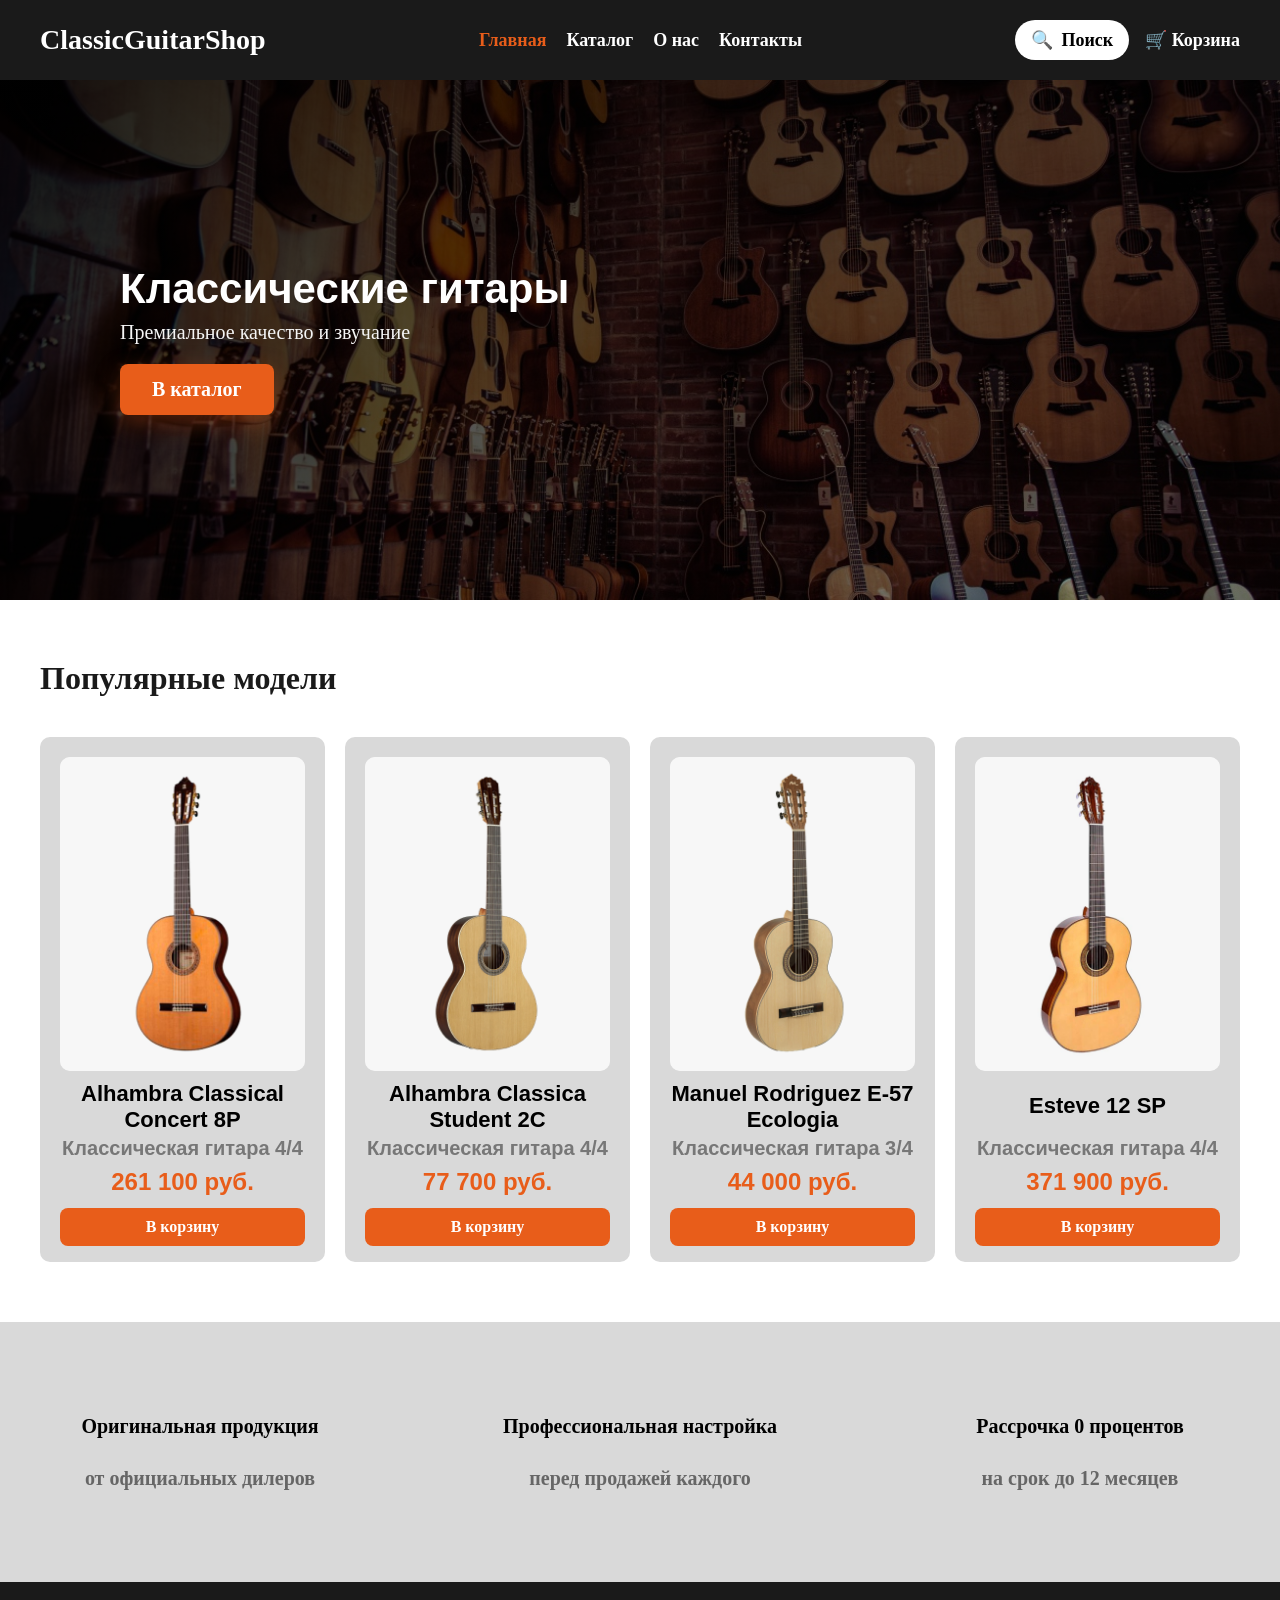
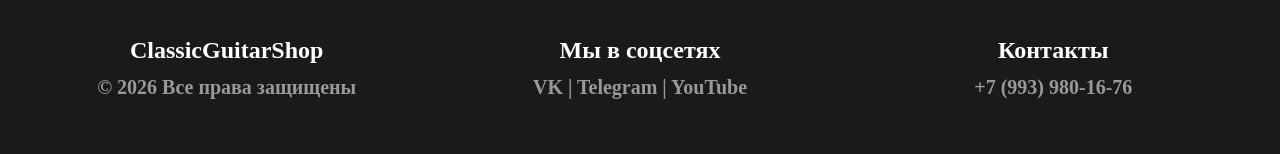
<file: index.html>
<!DOCTYPE html>
<html>
<head>
    <meta charset="UTF-8">
    <meta name="viewport" content="width=device-width, initial-scale=1.0">
    <title>ClassicGuitarShop — Классические гитары</title>
    
    <link rel="stylesheet" href="css/styles.css">
</head>
<body>
    <header class="header">
        <div class="container header_vnutri">
            <a href="index.html" class="header_logo">ClassicGuitarShop</a>
            <nav class="header_nav" id="mainNav">
                <a href="index.html" class="header_link header_link-active">Главная</a>
                <a href="catalog.html" class="header_link">Каталог</a>
                <a href="about.html" class="header_link">О нас</a>
                <a href="contacts.html" class="header_link">Контакты</a>
                <button class="header_link header_search" aria-label="Поиск">🔍 <span>Поиск</span></button>
                <a href="cart.html" class="header_link header_cart">🛒 <span>Корзина</span></a>
            </nav>
            <div class="header_actions">
                <button class="header_search" aria-label="Поиск">🔍 <span>Поиск</span></button>
                <a href="cart.html" class="header_cart">🛒 <span>Корзина</span></a>
                <button class="header_burger" id="burgerBtn" aria-label="Меню" aria-expanded="false">
                    <span></span><span></span><span></span>
                </button>
            </div>
        </div>
    </header>

    <main class="main">
        
        <section class="hero" id="hero">
            <div class="hero_bg"></div>
            <div class="hero_overlay"></div>
            <div class="hero_content">
                <h1 class="hero_title">Классические гитары</h1>
                <p class="hero_subtitle">Премиальное качество и звучание</p>
                <a href="catalog.html" class="btn btn-accent hero_btn">В каталог</a>
            </div>
        </section>

        
        <section class="popular">
            <div class="container">
                <h2 class="section-title">Популярные модели</h2>
                <div class="products-grid" id="popularProducts">
                </div>
            </div>
        </section>

        
        <section class="benefits">
            <div class="benefits_bg"></div>
            <div class="container benefits_grid">
                <article class="benefit">
                    <h3 class="benefit_title">Оригинальная продукция</h3>
                    <p class="benefit_text">от официальных дилеров</p>
                </article>
                <article class="benefit">
                    <h3 class="benefit_title">Профессиональная настройка</h3>
                    <p class="benefit_text">перед продажей каждого</p>
                </article>
                <article class="benefit">
                    <h3 class="benefit_title">Рассрочка 0 процентов</h3>
                    <p class="benefit_text">на срок до 12 месяцев</p>
                </article>
            </div>
        </section>
    </main>

    <footer class="footer">
        <div class="container footer_grid">
            <div class="footer_col">
                <p class="footer_logo">ClassicGuitarShop</p>
                <p class="footer_copyright">© 2026 Все права защищены</p>
            </div>
            <div class="footer_col">
                <h4 class="footer_title">Мы в соцсетях</h4>
                <p class="footer_social"><a href="https://vk.com/azeroody" target="_blank">VK</a> | <a href="https://t.me/azeroody" target="_blank">Telegram</a> | <a href="https://youtube.com/@azeroody" target="_blank">YouTube</a></p>
            </div>
            <div class="footer_col">
                <a href="contacts.html" class="header_link"><h4 class="footer_title">Контакты</h4></a>
                <p class="footer_phone">+7 (993) 980-16-76</p>
            </div>
        </div>
    </footer>

    <script src="js/main.js"></script>
</body>
</html>
</file>
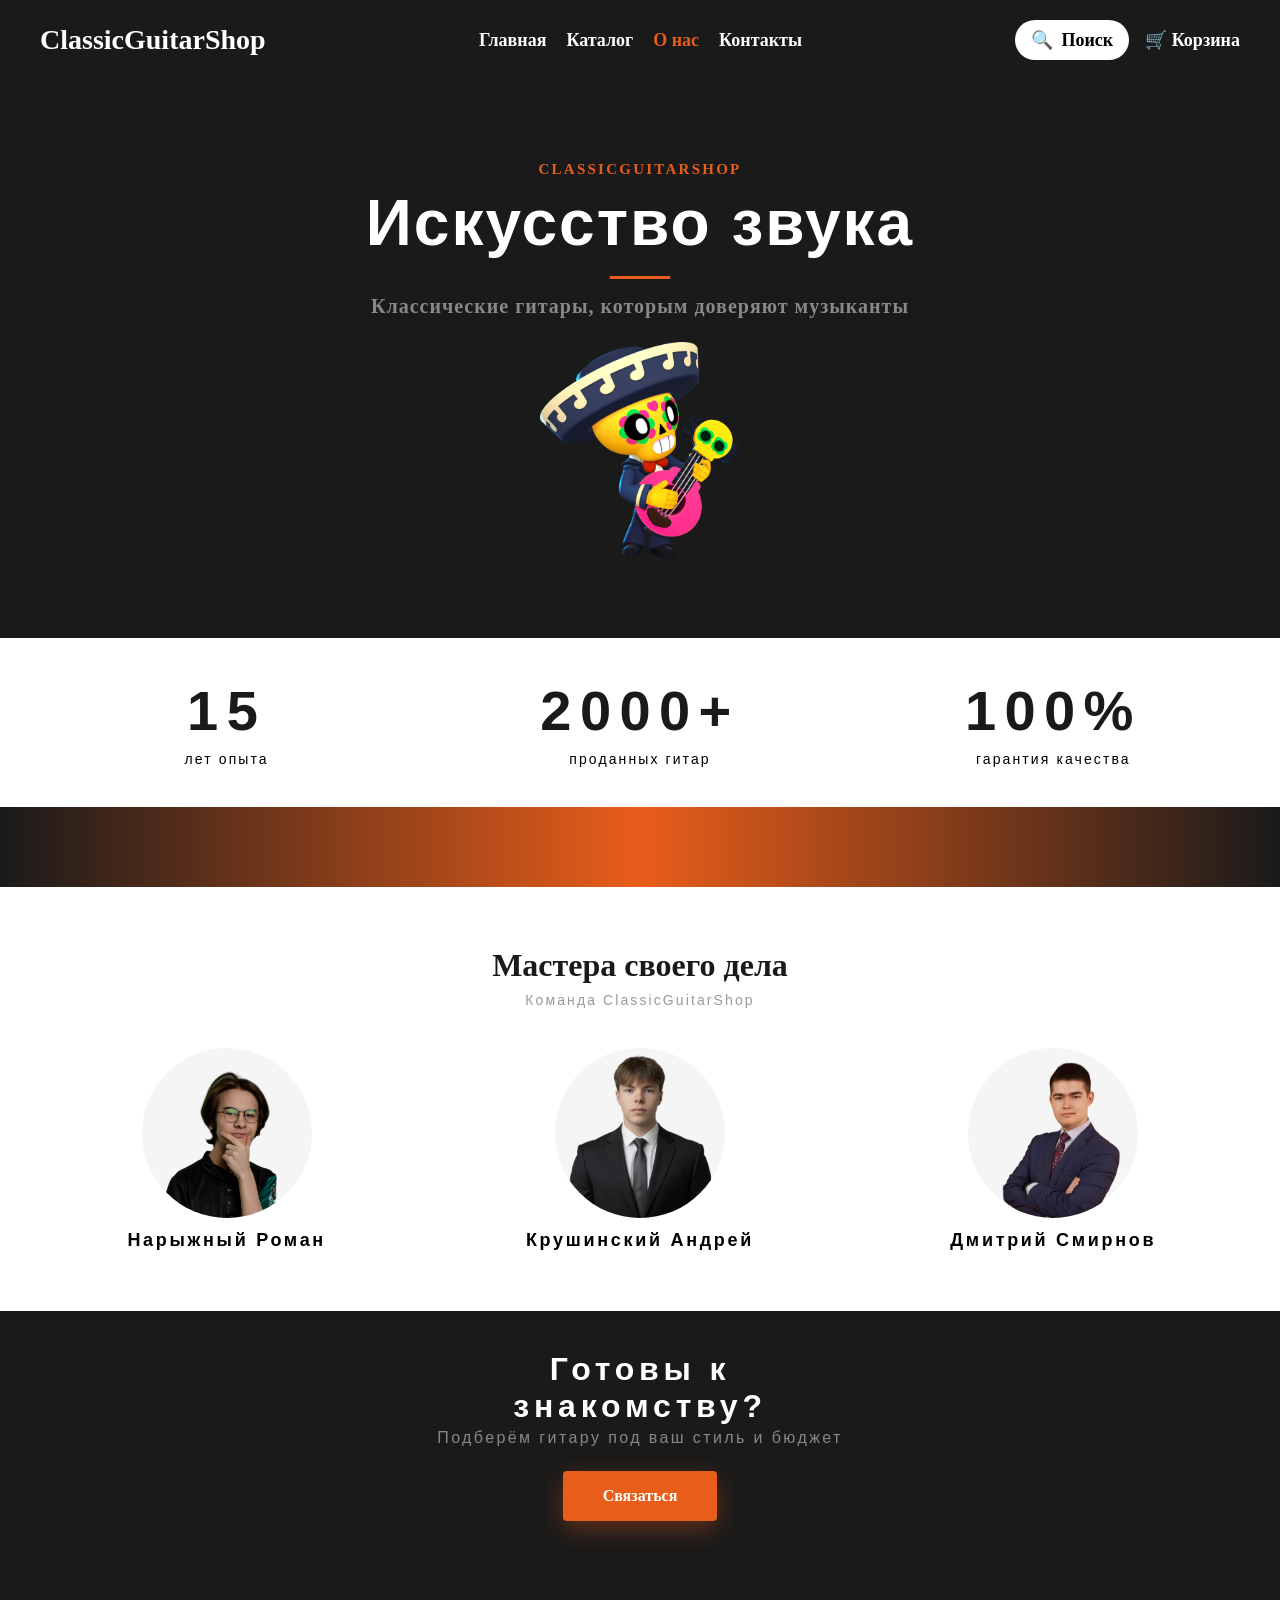
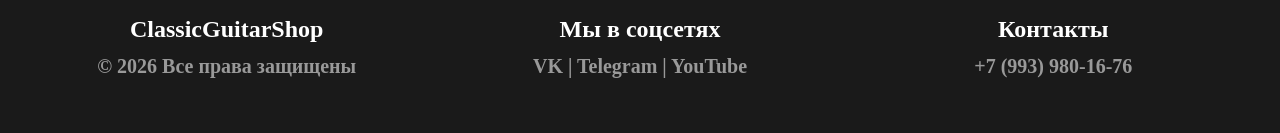
<file: about.html>
<!DOCTYPE html>
<html>
<head>
    <meta charset="UTF-8">
    <meta name="viewport" content="width=device-width, initial-scale=1.0">
    <title>О нас — ClassicGuitarShop</title>
    
    <link rel="stylesheet" href="css/styles.css">
</head>
<body>
    <header class="header">
        <div class="container header_vnutri">
            <a href="index.html" class="header_logo">ClassicGuitarShop</a>
            <nav class="header_nav" id="mainNav">
                <a href="index.html" class="header_link">Главная</a>
                <a href="catalog.html" class="header_link">Каталог</a>
                <a href="about.html" class="header_link header_link-active">О нас</a>
                <a href="contacts.html" class="header_link">Контакты</a>
                <button class="header_link header_search" aria-label="Поиск">🔍 <span>Поиск</span></button>
                <a href="cart.html" class="header_link header_cart">🛒 <span>Корзина</span></a>
            </nav>
            <div class="header_actions">
                <button class="header_search" aria-label="Поиск">🔍 <span>Поиск</span></button>
                <a href="cart.html" class="header_cart">🛒 <span>Корзина</span></a>
                <button class="header_burger" id="burgerBtn" aria-label="Меню" aria-expanded="false">
                    <span></span><span></span><span></span>
                </button>
            </div>
        </div>
    </header>

    <main class="main">
        
        <section class="about-hero">
            <div class="about-hero_bg"></div>
            <div class="container about-hero_content">
                <span class="about-hero_label">ClassicGuitarShop</span>
                <h1 class="about-hero_title">Искусство звука</h1>
                <div class="about-hero_line"></div>
                <p class="about-hero_subtitle">Классические гитары, которым доверяют музыканты</p>
                <img class="about-hero_poco" src="images/poco.png" alt="Poco">
            </div>
        </section>

        
        <section class="stats">
            <div class="container stats_grid">
                <div class="stat">
                    <div class="stat_number">15</div>
                    <div class="stat_text">лет опыта</div>
                </div>
                <div class="stat">
                    <div class="stat_number">2000+</div>
                    <div class="stat_text">проданных гитар</div>
                </div>
                <div class="stat">
                    <div class="stat_number">100%</div>
                    <div class="stat_text">гарантия качества</div>
                </div>
            </div>
        </section>

        
        <div class="gradient-bar"></div>

        
        <section class="team">
            <div class="container">
                <h2 class="section-title team_title">Мастера своего дела</h2>
                <p class="team_subtitle">Команда ClassicGuitarShop</p>
                <div class="team_grid">
                    <article class="team-card">
                        <div class="team-card_photo"><img src="images/roma.png" alt="Рома" style="width:80%;display:block;margin:5px auto 0"></div>
                        <h3 class="team-card_name">Нарыжный Роман</h3>
                    </article>
                    <article class="team-card">
                        <div class="team-card_photo" style="background-image: url('images/andrey.png');background-position:center 65%"></div>
                        <h3 class="team-card_name">Крушинский Андрей</h3>
                    </article>
                    <article class="team-card">
                        <div class="team-card_photo" style="background-image: url('images/dima.png')"></div>
                        <h3 class="team-card_name">Дмитрий Смирнов</h3>
                    </article>
                </div>
            </div>
        </section>

        
        <section class="cta">
            <div class="container cta_vnutri">
                <h2 class="cta_title">Готовы к знакомству?</h2>
                <p class="cta_text">Подберём гитару под ваш стиль и бюджет</p>
                <a href="contacts.html" class="btn btn-accent cta_btn">Связаться</a>
            </div>
        </section>
    </main>

    <footer class="footer">
        <div class="container footer_grid">
            <div class="footer_col">
                <p class="footer_logo">ClassicGuitarShop</p>
                <p class="footer_copyright">© 2026 Все права защищены</p>
            </div>
            <div class="footer_col">
                <h4 class="footer_title">Мы в соцсетях</h4>
                <p class="footer_social"><a href="https://vk.com/azeroody" target="_blank">VK</a> | <a href="https://t.me/azeroody" target="_blank">Telegram</a> | <a href="https://youtube.com/@azeroody" target="_blank">YouTube</a></p>
            </div>
            <div class="footer_col">
                <a href="contacts.html" class="header_link"><h4 class="footer_title">Контакты</h4></a>
                <p class="footer_phone">+7 (993) 980-16-76</p>
            </div>
        </div>
    </footer>

    <script src="js/main.js"></script>
</body>
</html>
</file>
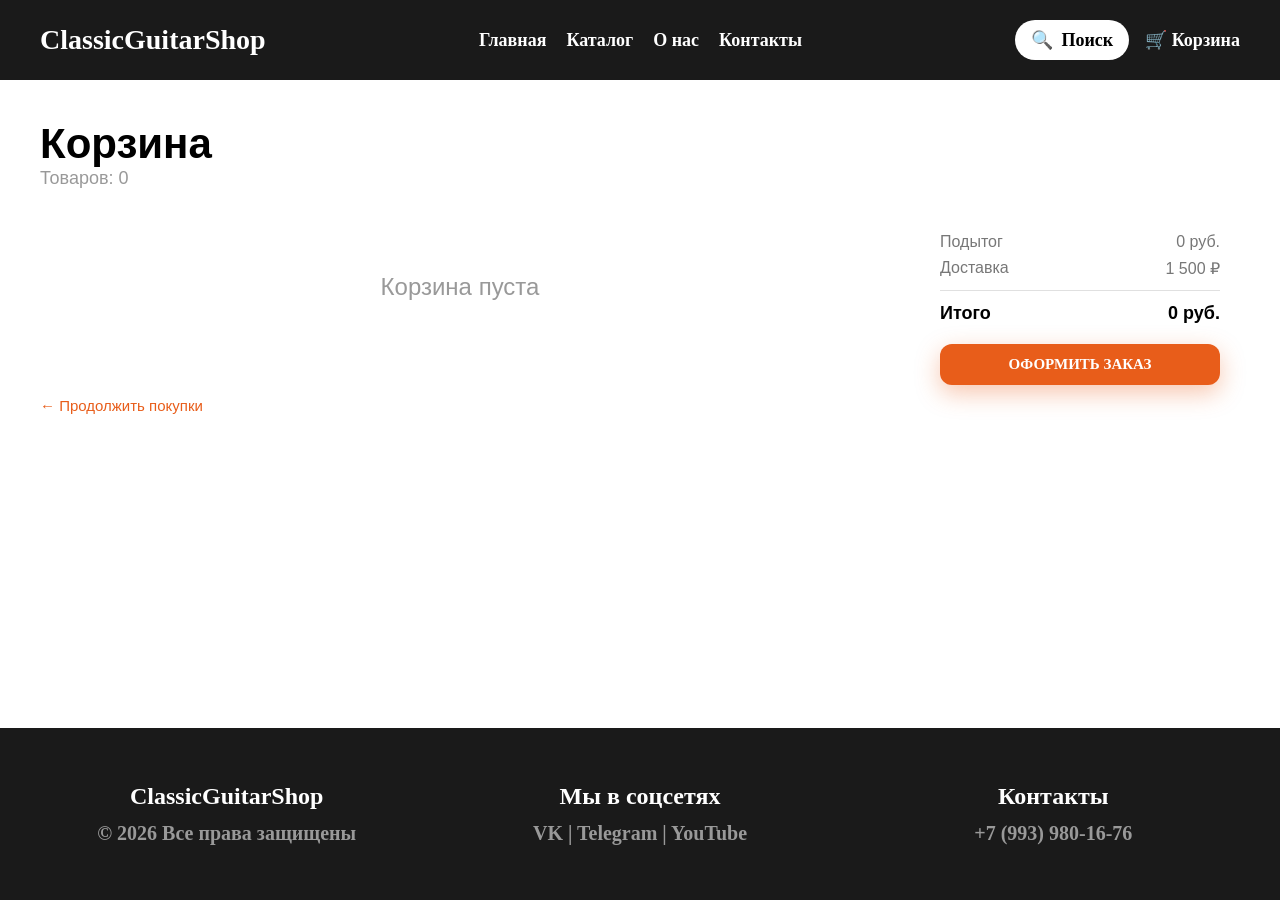
<file: cart.html>
<!DOCTYPE html>
<html>
<head>
    <meta charset="UTF-8">
    <meta name="viewport" content="width=device-width, initial-scale=1.0">
    <title>Корзина — ClassicGuitarShop</title>
    
    <link rel="stylesheet" href="css/styles.css">
</head>
<body>
    <header class="header">
        <div class="container header_vnutri">
            <a href="index.html" class="header_logo">ClassicGuitarShop</a>
            <nav class="header_nav" id="mainNav">
                <a href="index.html" class="header_link">Главная</a>
                <a href="catalog.html" class="header_link">Каталог</a>
                <a href="about.html" class="header_link">О нас</a>
                <a href="contacts.html" class="header_link">Контакты</a>
                <button class="header_link header_search" aria-label="Поиск">🔍 <span>Поиск</span></button>
                <a href="cart.html" class="header_link header_cart">🛒 <span>Корзина</span></a>
            </nav>
            <div class="header_actions">
                <button class="header_search" aria-label="Поиск">🔍 <span>Поиск</span></button>
                <a href="cart.html" class="header_cart header_link-active">🛒 <span>Корзина</span></a>
                <button class="header_burger" id="burgerBtn" aria-label="Меню" aria-expanded="false">
                    <span></span><span></span><span></span>
                </button>
            </div>
        </div>
    </header>

    <main class="main">
        <section class="cart-page">
            <div class="container">
                <h1 class="cart-page_title">Корзина</h1>
                <p class="cart-page_count">Товаров: <span id="cartCount">0</span></p>

                <div class="cart-page_layout">
                    <div class="cart-page_items">
                        <div class="cart-table">
                            <div class="cart-table_header" id="cartHeader">
                                <span></span>
                                <span class="cart-table_col cart-table_col-product">ТОВАР</span>
                                <span class="cart-table_col cart-table_col-price">ЦЕНА</span>
                                <span class="cart-table_col cart-table_col-qty">КОЛ-ВО</span>
                                <span class="cart-table_col cart-table_col-total">СУММА</span>
                            </div>
                            <div class="cart-table_body" id="cartItems"></div>
                        </div>

                        <a href="catalog.html" class="cart-page_continue">← Продолжить покупки</a>
                    </div>

                    <aside class="cart-summary">
                        <div class="cart-summary_row">
                            <span>Подытог</span>
                            <span id="subtotal">0 ₽</span>
                        </div>
                        <div class="cart-summary_row">
                            <span>Доставка</span>
                            <span>1 500 ₽</span>
                        </div>
                        <div class="cart-summary_divider"></div>
                        <div class="cart-summary_row cart-summary_row-total">
                            <span>Итого</span>
                            <span id="total">0 ₽</span>
                        </div>
                        <button class="btn btn-accent btn-wide">ОФОРМИТЬ ЗАКАЗ</button>
                    </aside>
                </div>
            </div>
        </section>
    </main>

    
    <div class="order-modal" id="orderModal">
        <div class="order-modal_overlay" id="orderModalOverlay"></div>
        <div class="order-modal_box">
            <button class="order-modal_close" id="orderModalClose" aria-label="Закрыть">✕</button>
            <h2 class="order-modal_title">Оформление заказа</h2>
            <form class="order-form" id="orderForm" novalidate>
                <div class="order-form_group">
                    <label for="orderName" class="order-form_label">Имя</label>
                    <input type="text" id="orderName" class="order-form_input" placeholder="Ваше имя" required>
                </div>
                <div class="order-form_group">
                    <label for="orderPhone" class="order-form_label">Телефон</label>
                    <input type="tel" id="orderPhone" class="order-form_input" placeholder="+7 (999) 123-45-67" required>
                </div>
                <div class="order-form_group">
                    <label for="orderEmail" class="order-form_label">Email</label>
                    <input type="email" id="orderEmail" class="order-form_input" placeholder="example@mail.ru">
                </div>
                <div class="order-form_group">
                    <label for="orderAddress" class="order-form_label">Адрес доставки</label>
                    <textarea id="orderAddress" class="order-form_input order-form_textarea" placeholder="Город, улица, дом, квартира" required></textarea>
                </div>
                <button type="submit" class="btn btn-accent btn-wide order-form_btn">Подтвердить заказ</button>
            </form>
            <div class="order-modal_success">
                <div class="order-modal_success-icon">✓</div>
                <div class="order-modal_success-title">Спасибо за заказ!</div>
                <p class="order-modal_success-text">Мы свяжемся с вами в ближайшее время для подтверждения.</p>
                <button class="btn btn-accent order-modal_success-btn" id="orderSuccessBtn">Отлично</button>
            </div>
        </div>
    </div>

    <footer class="footer">
        <div class="container footer_grid">
            <div class="footer_col">
                <p class="footer_logo">ClassicGuitarShop</p>
                <p class="footer_copyright">© 2026 Все права защищены</p>
            </div>
            <div class="footer_col">
                <h4 class="footer_title">Мы в соцсетях</h4>
                <p class="footer_social"><a href="https://vk.com/azeroody" target="_blank">VK</a> | <a href="https://t.me/azeroody" target="_blank">Telegram</a> | <a href="https://youtube.com/@azeroody" target="_blank">YouTube</a></p>
            </div>
            <div class="footer_col">
                <a href="contacts.html" class="header_link"><h4 class="footer_title">Контакты</h4></a>
                <p class="footer_phone">+7 (993) 980-16-76</p>
            </div>
        </div>
    </footer>

    <script src="js/main.js"></script>
</body>
</html>
</file>
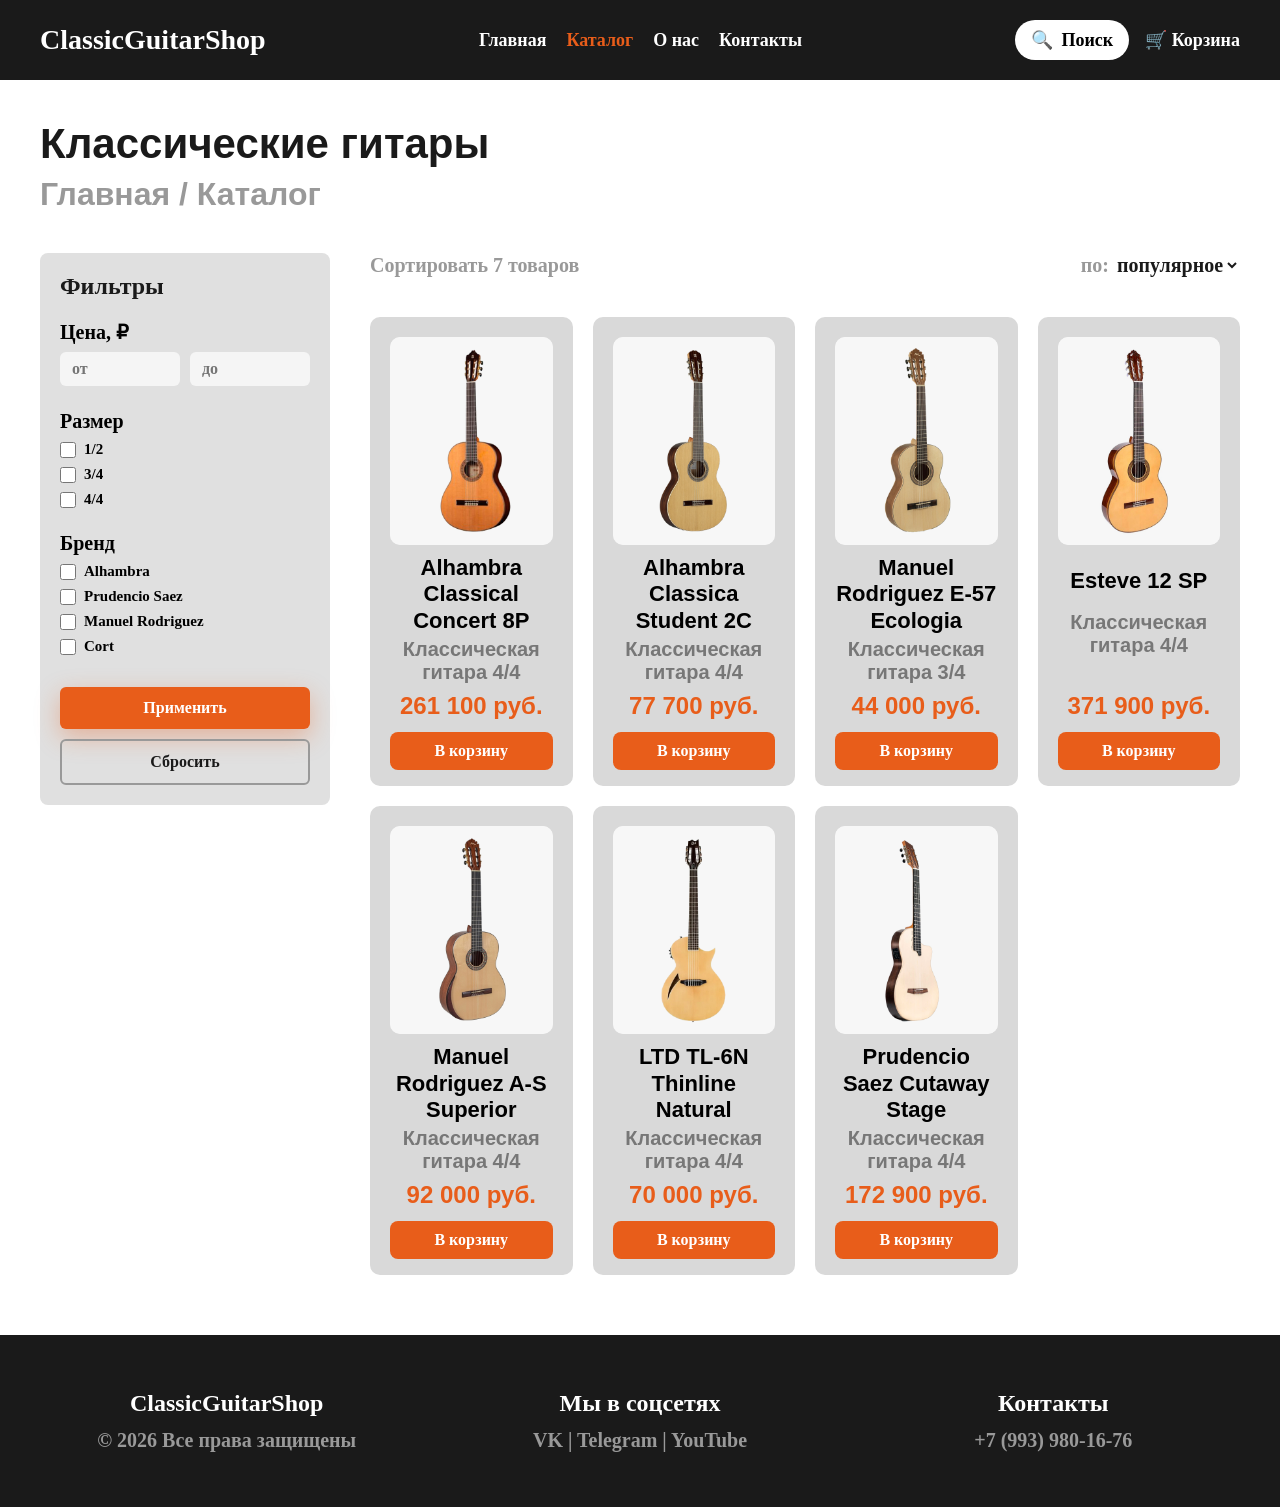
<file: catalog.html>
<!DOCTYPE html>
<html>
<head>
    <meta charset="UTF-8">
    <meta name="viewport" content="width=device-width, initial-scale=1.0">
    <title>Каталог — ClassicGuitarShop</title>
    
    <link rel="stylesheet" href="css/styles.css">
</head>
<body>
    <header class="header">
        <div class="container header_vnutri">
            <a href="index.html" class="header_logo">ClassicGuitarShop</a>
            <nav class="header_nav" id="mainNav">
                <a href="index.html" class="header_link">Главная</a>
                <a href="catalog.html" class="header_link header_link-active">Каталог</a>
                <a href="about.html" class="header_link">О нас</a>
                <a href="contacts.html" class="header_link">Контакты</a>
                <button class="header_link header_search" aria-label="Поиск">🔍 <span>Поиск</span></button>
                <a href="cart.html" class="header_link header_cart">🛒 <span>Корзина</span></a>
            </nav>
            <div class="header_actions">
                <button class="header_search" aria-label="Поиск">🔍 <span>Поиск</span></button>
                <a href="cart.html" class="header_cart">🛒 <span>Корзина</span></a>
                <button class="header_burger" id="burgerBtn" aria-label="Меню" aria-expanded="false">
                    <span></span><span></span><span></span>
                </button>
            </div>
        </div>
    </header>

    <main class="main">
        
        <section class="catalog-hero">
            <div class="container">
                <h1 class="catalog-hero_title">Классические гитары</h1>
                <nav class="breadcrumb" aria-label="Хлебные крошки">
                    <a href="index.html">Главная</a> / <span>Каталог</span>
                </nav>
            </div>
        </section>

        
        <section class="catalog">
            <div class="container">
                <div class="catalog_grid">
                    <button class="filters_toggle" id="filtersToggle">Фильтры</button>
                    
                    <aside class="filters" id="filtersSidebar">
                        <div class="filters_vnutri">
                            <div class="filters_header">
                                <h3 class="filters_title">Фильтры</h3>
                                <button class="filters_close" id="filtersClose" aria-label="Закрыть фильтры">✕</button>
                            </div>
                            
                            <div class="filter-group">
                                <label class="filter_label">Цена, ₽</label>
                                <div class="filter_price-inputs">
                                    <input type="number" class="filter_input" placeholder="от" min="0">
                                    <input type="number" class="filter_input" placeholder="до" min="0">
                                </div>
                            </div>

                            <div class="filter-group">
                                <label class="filter_label">Размер</label>
                                <div class="filter_options">
                                    <label class="filter_checkbox">
                                        <input type="checkbox" name="size" value="1/2"> <span>1/2</span>
                                    </label>
                                    <label class="filter_checkbox">
                                        <input type="checkbox" name="size" value="3/4"> <span>3/4</span>
                                    </label>
                                    <label class="filter_checkbox">
                                        <input type="checkbox" name="size" value="4/4"> <span>4/4</span>
                                    </label>
                                </div>
                            </div>

                            <div class="filter-group">
                                <label class="filter_label">Бренд</label>
                                <div class="filter_options">
                                    <label class="filter_checkbox">
                                        <input type="checkbox" name="brand" value="Alhambra"> <span>Alhambra</span>
                                    </label>
                                    <label class="filter_checkbox">
                                        <input type="checkbox" name="brand" value="Prudencio Saez"> <span>Prudencio Saez</span>
                                    </label>
                                    <label class="filter_checkbox">
                                        <input type="checkbox" name="brand" value="Manuel Rodriguez"> <span>Manuel Rodriguez</span>
                                    </label>
                                    <label class="filter_checkbox">
                                        <input type="checkbox" name="brand" value="Cort"> <span>Cort</span>
                                    </label>
                                </div>
                            </div>

                            <div class="filters_actions">
                                <button class="btn btn-accent btn-full">Применить</button>
                                <button class="btn btn-ghost btn-full">Сбросить</button>
                            </div>
                        </div>
                    </aside>

                    
                    <div class="catalog_products">
                        <div class="catalog_toolbar">
                            <p class="catalog_count">Сортировать 20 товаров</p>
                            <div class="catalog_sort">
                                <span>по:</span>
                                <select class="catalog_select">
                                    <option value="popular" selected>популярное</option>
                                    <option value="price-asc">цене ↑</option>
                                    <option value="price-desc">цене ↓</option>
                                    <option value="new">новизне</option>
                                </select>
                            </div>
                        </div>

                        <div class="products-grid" id="catalogProducts">
                        </div>


                    </div>
                </div>
            </div>
        </section>
    </main>

    <footer class="footer">
        <div class="container footer_grid">
            <div class="footer_col">
                <p class="footer_logo">ClassicGuitarShop</p>
                <p class="footer_copyright">© 2026 Все права защищены</p>
            </div>
            <div class="footer_col">
                <h4 class="footer_title">Мы в соцсетях</h4>
                <p class="footer_social"><a href="https://vk.com/azeroody" target="_blank">VK</a> | <a href="https://t.me/azeroody" target="_blank">Telegram</a> | <a href="https://youtube.com/@azeroody" target="_blank">YouTube</a></p>
            </div>
            <div class="footer_col">
                <a href="contacts.html" class="header_link"><h4 class="footer_title">Контакты</h4></a>
                <p class="footer_phone">+7 (993) 980-16-76</p>
            </div>
        </div>
    </footer>

    <script src="js/main.js"></script>
</body>
</html>
</file>
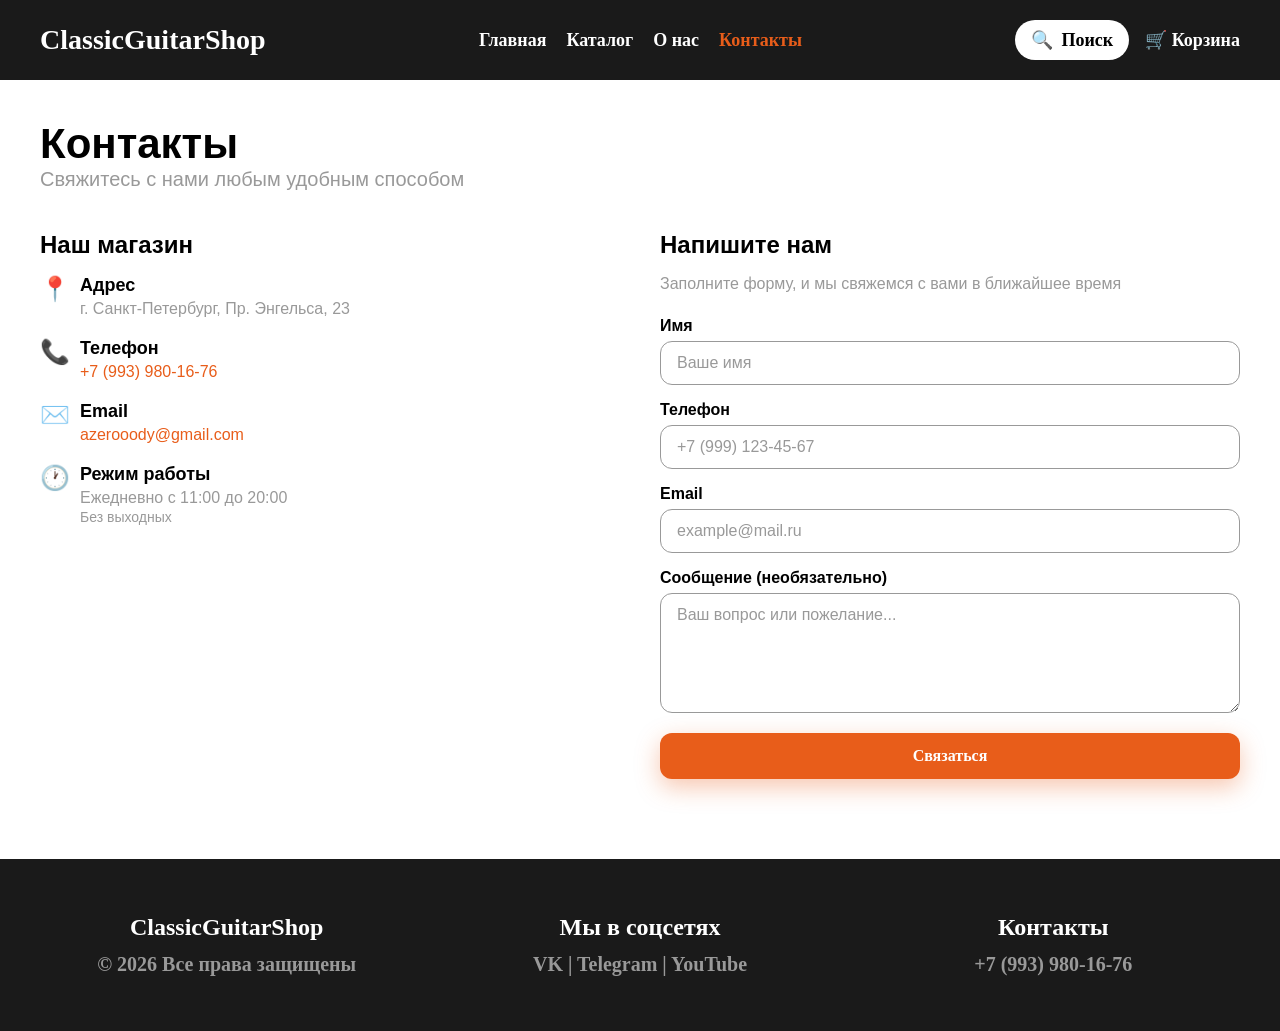
<file: contacts.html>
<!DOCTYPE html>
<html>
<head>
    <meta charset="UTF-8">
    <meta name="viewport" content="width=device-width, initial-scale=1.0">
    <title>Контакты — ClassicGuitarShop</title>
    
    <link rel="stylesheet" href="css/styles.css">
</head>
<body>
    <header class="header">
        <div class="container header_vnutri">
            <a href="index.html" class="header_logo">ClassicGuitarShop</a>
            <nav class="header_nav" id="mainNav">
                <a href="index.html" class="header_link">Главная</a>
                <a href="catalog.html" class="header_link">Каталог</a>
                <a href="about.html" class="header_link">О нас</a>
                <a href="contacts.html" class="header_link header_link-active">Контакты</a>
                <button class="header_link header_search" aria-label="Поиск">🔍 <span>Поиск</span></button>
                <a href="cart.html" class="header_link header_cart">🛒 <span>Корзина</span></a>
            </nav>
            <div class="header_actions">
                <button class="header_search" aria-label="Поиск">🔍 <span>Поиск</span></button>
                <a href="cart.html" class="header_cart">🛒 <span>Корзина</span></a>
                <button class="header_burger" id="burgerBtn" aria-label="Меню" aria-expanded="false">
                    <span></span><span></span><span></span>
                </button>
            </div>
        </div>
    </header>

    <main class="main">
        <section class="contacts-page">
            <div class="container">
                <h1 class="contacts-page_title">Контакты</h1>
                <p class="contacts-page_subtitle">Свяжитесь с нами любым удобным способом</p>

                <div class="contacts-page_grid">
                    <div class="contacts-page_info">
                        <h2 class="contacts-page_heading">Наш магазин</h2>

                        <div class="contact-item">
                            <div class="contact-item_icon">📍</div>
                            <div class="contact-item_body">
                                <h3 class="contact-item_label">Адрес</h3>
                                <p class="contact-item_value">г. Санкт-Петербург, Пр. Энгельса, 23</p>
                            </div>
                        </div>

                        <div class="contact-item">
                            <div class="contact-item_icon">📞</div>
                            <div class="contact-item_body">
                                <h3 class="contact-item_label">Телефон</h3>
                                <p class="contact-item_value contact-item_value-accent">+7 (993) 980-16-76</p>
                            </div>
                        </div>

                        <div class="contact-item">
                            <div class="contact-item_icon">✉️</div>
                            <div class="contact-item_body">
                                <h3 class="contact-item_label">Email</h3>
                                <p class="contact-item_value contact-item_value-accent">azerooody@gmail.com</p>
                            </div>
                        </div>

                        <div class="contact-item">
                            <div class="contact-item_icon">🕐</div>
                            <div class="contact-item_body">
                                <h3 class="contact-item_label">Режим работы</h3>
                                <p class="contact-item_value">Ежедневно с 11:00 до 20:00</p>
                                <p class="contact-item_note">Без выходных</p>
                            </div>
                        </div>
                    </div>

                    <div class="contacts-page_form">
                        <h2 class="contacts-page_heading">Напишите нам</h2>
                        <p class="contacts-page_form-desc">Заполните форму, и мы свяжемся с вами в ближайшее время</p>
                        <form class="contact-form" id="contactForm" novalidate>
                            <div class="contact-form_groups">
                                <div class="contact-form_group">
                                    <label for="name" class="contact-form_label">Имя</label>
                                    <input type="text" id="name" class="contact-form_input" placeholder="Ваше имя" required>
                                </div>
                                <div class="contact-form_group">
                                    <label for="phone" class="contact-form_label">Телефон</label>
                                    <input type="tel" id="phone" class="contact-form_input" placeholder="+7 (999) 123-45-67" required>
                                </div>
                                <div class="contact-form_group">
                                    <label for="email" class="contact-form_label">Email</label>
                                    <input type="email" id="email" class="contact-form_input" placeholder="example@mail.ru" required>
                                </div>
                                <div class="contact-form_group">
                                    <label for="message" class="contact-form_label">Сообщение (необязательно)</label>
                                    <textarea id="message" class="contact-form_textarea" placeholder="Ваш вопрос или пожелание..."></textarea>
                                </div>
                                <button type="submit" class="btn btn-accent btn-wide"><span class="btn_text">Связаться</span></button>
                            </div>
                            <div class="contact-form_success">
                                <div class="contact-form_success-icon">✅</div>
                                <div class="contact-form_success-title">Спасибо!</div>
                                <p class="contact-form_success-text">Мы свяжемся с вами в ближайшее время.</p>
                            </div>
                        </form>
                    </div>
                </div>
            </div>
        </section>
    </main>

    <footer class="footer">
        <div class="container footer_grid">
            <div class="footer_col">
                <p class="footer_logo">ClassicGuitarShop</p>
                <p class="footer_copyright">© 2026 Все права защищены</p>
            </div>
            <div class="footer_col">
                <h4 class="footer_title">Мы в соцсетях</h4>
                <p class="footer_social"><a href="https://vk.com/azeroody" target="_blank">VK</a> | <a href="https://t.me/azeroody" target="_blank">Telegram</a> | <a href="https://youtube.com/@azeroody" target="_blank">YouTube</a></p>
            </div>
            <div class="footer_col">
                <a href="contacts.html" class="header_link"><h4 class="footer_title">Контакты</h4></a>
                <p class="footer_phone">+7 (993) 980-16-76</p>
            </div>
        </div>
    </footer>

    <script src="js/main.js"></script>
</body>
</html>
</file>
<file: css/styles.css>
*,
*::before,
*::after {
    box-sizing: border-box;
    margin: 0;
    padding: 0;
}

html {
    height: 100%;
}

body {
    font-family: Arial, sans-serif;
    color: #1a1a1a;
    background: #fff;
    min-height: 100vh;
    display: flex;
    flex-flow: column;
}

img {
    max-width: 100%;
    display: block;
}

a {
    text-decoration: none;
    color: inherit;
}

button {
    cursor: pointer;
    font: inherit;
    border: none;
    background: none;
}

input,
textarea,
select {
    font: inherit;
}

ul {
    list-style: none;
}

.container {
    max-width: 1920px;
    margin: 0 auto;
    padding: 0 40px;
}

.header {
    background: #1a1a1a;
    position: sticky;
    top: 0;
    z-index: 1000;
}

.header_vnutri {
    display: flex;
    align-items: center;
    justify-content: space-between;
    height: 80px;
}

.header_logo {
    font-family: Georgia, serif;
    font-size: 28px;
    font-weight: 700;
    color: #fff;
}

.header_nav {
    display: flex;
    gap: 20px;
}

.header_link {
    font-family: Georgia, serif;
    font-size: 18px;
    font-weight: 700;
    color: #fff;
    transition: color .2s;
    white-space: nowrap;
}

.header_nav .header_search,
.header_nav .header_cart {
    display: none;
}

.header_link:hover {
    color: #e85d1a;
}

.header_link-active {
    color: #e85d1a;
}

.header_actions {
    display: flex;
    align-items: center;
    gap: 16px;
}

.header_search {
    font-size: 18px;
    background: #fff;
    color: #000;
    height: 40px;
    border-radius: 20px;
    padding: 0 16px;
    display: inline-flex;
    align-items: center;
    gap: 8px;
    font-family: Georgia, serif;
    font-weight: 700;
}

.header_cart {
    font-size: 18px;
    color: #fff;
    font-family: Georgia, serif;
    font-weight: 700;
    transition: color .2s;
    position: relative;
}

.header_cart:hover {
    color: #e85d1a;
}

.header_burger {
    display: none;
    flex-flow: column;
    gap: 5px;
    padding: 4px;
}

.header_burger span {
    display: block;
    width: 28px;
    height: 3px;
    background: #fff;
    border-radius: 2px;
    transition: .3s;
}

.header_burger.open span:nth-child(1) {
    transform: translateY(8px) rotate(45deg);
}

.header_burger.open span:nth-child(2) {
    opacity: 0;
}

.header_burger.open span:nth-child(3) {
    transform: translateY(-8px) rotate(-45deg);
}

.main {
    flex: 1;
}

.btn {
    display: inline-flex;
    align-items: center;
    justify-content: center;
    font-family: Georgia, serif;
    font-size: 20px;
    font-weight: 700;
    padding: 16px 32px;
    border-radius: 8px;
    transition: .3s;
    white-space: nowrap;
}

.btn-accent {
    background: #e85d1a;
    color: #fff;
    box-shadow: 0 8px 24px rgba(232, 93, 26, .35);
}

.btn-accent:hover {
    filter: brightness(1.1);
    transform: translateY(-2px);
}

.btn-ghost { /* кнопка сбросить*/
    background: transparent;
    color: #fff;
    border: 2px solid #e85d1a;
}

.btn-ghost:hover {
    background: #e85d1a;
}

.btn-full {
    width: 100%;
}

.btn-wide {
    padding: 16px 48px;
    border-radius: 20px;
    width: 100%;
}

.section-title {
    font-family: Georgia, serif;
    font-size: 32px;
    font-weight: 700;
    color: #1a1a1a;
}

.hero {
    position: relative;
    height: 520px;
    overflow: hidden;
    background: #1a1a1a;
    display: flex;
    align-items: center;
}

.hero_bg {
    position: absolute;
    inset: 0;
    background: url('../images/background.jpg') center / cover no-repeat;
}

.hero_overlay {
    position: absolute;
    inset: 0;
    background: linear-gradient(135deg, rgba(0, 0, 0, .85) 0%, rgba(0, 0, 0, .4) 100%);
}

.hero_content {
    position: relative;
    z-index: 3;
    display: flex;
    flex-flow: column;
    align-items: flex-start;
    padding-left: 120px;
}

.hero_title {
    font-size: 42px;
    font-weight: 700;
    color: #fff;
    margin-bottom: 8px;
}

.hero_subtitle {
    font-family: Georgia, serif;
    font-size: 20px;
    color: #f5f5f5;
    margin-bottom: 20px;
}

.hero_btn {
    font-size: 20px;
    padding: 14px 32px;
}

.products-grid {
    display: grid;
    grid-template-columns: repeat(4, 1fr);
    gap: 20px;
    margin-top: 40px;
}

.product-card {
    background: #d9d9d9;
    border-radius: 10px;
    padding: 20px 20px 16px;
    display: flex;
    flex-flow: column;
    align-items: center;
    text-align: center;
    transition: .3s;
}

.product-card:hover {
    transform: translateY(-4px);
    box-shadow: 0 8px 24px rgba(0, 0, 0, .12);
}

.product-card_image {
    width: 100%;
    border-radius: 10px;
    background: #f5f5f5;
    overflow: hidden;
    margin-bottom: 10px;
}

.product-card_image img {
    width: 100%;
    border-radius: 10px;
}

.product-card_content {
    display: flex;
    flex-flow: column;
    flex: 1;
    width: 100%;
}

.product-card_name {
    font-size: 22px;
    font-weight: 700;
    color: #000;
    margin-bottom: 4px;
    display: flex;
    align-items: center;
    justify-content: center;
    line-height: 1.2;
    min-height: 52px;
}

.product-card_type {
    font-size: 20px;
    font-weight: 700;
    color: #777;
    margin-bottom: auto;
}

.product-card_price {
    font-size: 24px;
    font-weight: 700;
    color: #e85d1a;
    margin-top: 8px;
}

.product-card_btn {
    width: 100%;
    margin-top: 12px;
    padding: 10px;
    border-radius: 8px;
    background: #e85d1a;
    color: #fff;
    font-family: Georgia, serif;
    font-size: 16px;
    font-weight: 700;
    transition: .2s;
}

.product-card_btn:hover {
    filter: brightness(1.1);
    transform: translateY(-1px);
}

.product-card_btn.added {
    background: #2ecc71;
}

.cart-znachok {
    position: absolute;
    top: -8px;
    right: -14px;
    min-width: 20px;
    height: 20px;
    border-radius: 10px;
    background: #e85d1a;
    color: #fff;
    font-size: 12px;
    font-weight: 700;
    display: flex;
    align-items: center;
    justify-content: center;
    padding: 0 5px;
}

.popular {
    padding: 60px 0;
}

.benefits {
    position: relative;
}

.benefits_bg {
    position: absolute;
    inset: 0;
    background: #d9d9d9;
}

.benefits_grid {
    position: relative;
    display: grid;
    grid-template-columns: repeat(3, 1fr);
    gap: 40px;
    padding: 80px 0;
}

.benefit {
    text-align: center;
    display: flex;
    flex-flow: column;
    align-items: center;
}

.benefit_title,
.benefit_text {
    font-family: Georgia, serif;
    font-size: 20px;
    font-weight: 700;
    min-height: 2.4em;
    display: flex;
    align-items: center;
}

.benefit_title {
    color: #000;
    margin-bottom: 4px;
}

.benefit_text {
    color: #666;
}

.gradient-bar {
    width: 100%;
    height: 80px;
    background: linear-gradient(to right, #1a1a1a, #e85d1a, #1a1a1a);
}

.search-overlay {
    position: fixed;
    inset: 0;
    z-index: 2000;
    background: rgba(0, 0, 0, .85);
    display: none;
    flex-flow: column;
    padding: 80px 24px;
}

.search-overlay.open {
    display: flex;
}

.search-overlay_box {
    width: 100%;
    max-width: 600px;
    margin: 0 auto;
    position: relative;
}

.search-overlay_input {
    width: 100%;
    padding: 16px 40px 12px 0;
    font-size: 28px;
    font-weight: 300;
    border: none;
    border-bottom: 1px solid rgba(255, 255, 255, .3);
    outline: none;
    color: #fff;
    background: transparent;
    letter-spacing: -.5px;
}

.search-overlay_input:focus {
    border-bottom-color: #e85d1a;
}

.search-overlay_input::placeholder {
    color: rgba(255, 255, 255, .3);
}

.search-overlay_close {
    position: absolute;
    top: 12px;
    right: 0;
    width: 32px;
    height: 32px;
    font-size: 24px;
    display: flex;
    align-items: center;
    justify-content: center;
    color: rgba(255, 255, 255, .5);
    transition: .2s;
}

.search-overlay_close:hover {
    color: #fff;
}

.search-overlay_results {
    max-width: 600px;
    margin: 8px auto 0;
    width: 100%;
    overflow-y: auto;
    display: flex;
    flex-flow: column;
}

.search-overlay_empty {
    padding: 32px 0;
    text-align: center;
    font-size: 15px;
    color: rgba(255, 255, 255, .3);
}

.search-overlay_result {
    display: flex;
    align-items: center;
    gap: 12px;
    padding: 10px 0;
    cursor: pointer;
    transition: .2s;
    border-bottom: 1px solid rgba(255, 255, 255, .06);
}

.search-overlay_result:hover {
    border-bottom-color: rgba(255, 255, 255, .15);
}

.search-overlay_result-img {
    width: 40px;
    height: 40px;
    border-radius: 4px;
    background: rgba(255, 255, 255, .1);
    flex-shrink: 0;
    object-fit: cover;
}

.search-overlay_result-info {
    flex: 1;
    min-width: 0;
}

.search-overlay_result-name {
    font-size: 15px;
    font-weight: 400;
    color: rgba(255, 255, 255, .8);
}

.search-overlay_result-type {
    font-size: 13px;
    color: rgba(255, 255, 255, .3);
    margin-top: 1px;
}

.search-overlay_result-price {
    font-size: 15px;
    font-weight: 500;
    color: #e85d1a;
    white-space: nowrap;
}

@media (max-width: 600px) {
    .search-overlay {
        padding: 60px 16px;
    }
    .search-overlay_input {
        font-size: 22px;
    }
}

.footer {
    background: #1a1a1a;
    padding: 55px 0;
}

.footer_grid {
    display: grid;
    grid-template-columns: repeat(3, 1fr);
    gap: 40px;
}

.footer_logo, .footer_title {
    font-family: Georgia, serif;
    font-size: 24px;
    font-weight: 700;
    color: #fff;
    margin-bottom: 12px;
}

.footer_copyright, .footer_social,
.footer_phone {
    font-family: Georgia, serif;
    font-size: 20px;
    font-weight: 700;
    color: #999;
}

.footer_col {
    text-align: center;
}

/*Каталог*/

.catalog-hero {
    padding: 40px 0;
}

.catalog-hero_title {
    font-size: 42px;
    font-weight: 700;
    color: #1a1a1a;
}

.breadcrumb {
    font-size: 32px;
    font-weight: 700;
    color: #999;
    margin-top: 8px;
}

.breadcrumb a {
    color: #999;
}

.breadcrumb a:hover {
    color: #e85d1a;
}

.catalog {
    padding-bottom: 60px;
}

.catalog_grid {
    display: grid;
    grid-template-columns: 290px 1fr;
    gap: 40px;
}

.catalog_toolbar {
    display: flex;
    justify-content: space-between;
    align-items: center;
    margin-bottom: 24px;
}

.catalog_count {
    font-family: Georgia, serif;
    font-size: 20px;
    font-weight: 700;
    color: #999;
}

.catalog_sort {
    display: flex;
    align-items: center;
    gap: 4px;
    font-family: Georgia, serif;
    font-size: 20px;
    font-weight: 700;
    color: #999;
}

.catalog_select {
    border: none;
    background: transparent;
    font-family: Georgia, serif;
    font-size: 20px;
    font-weight: 700;
    color: #1a1a1a;
    cursor: pointer;
    outline: none;
}

.filters_toggle {
    display: none;
}

.filters_vnutri {
    background: #e0e0e0;
    border-radius: 8px;
    padding: 20px;
}

.filters_header {
    display: flex;
    justify-content: space-between;
    align-items: center;
    margin-bottom: 20px;
}

.filters_title {
    font-family: Georgia, serif;
    font-size: 24px;
    font-weight: 700;
    color: #1a1a1a;
}

.filters_close {
    display: none;
    width: 36px;
    height: 36px;
    border-radius: 50%;
    background: #fff;
    color: #1a1a1a;
    font-size: 20px;
    align-items: center;
    justify-content: center;
    box-shadow: 0 2px 8px rgba(0, 0, 0, .1);
    transition: .2s;
}

.filters_close:hover {
    background: #f5f5f5;
}

.filter-group {
    margin-bottom: 24px;
}

.filter_label {
    display: block;
    font-family: Georgia, serif;
    font-size: 20px;
    font-weight: 700;
    color: #000;
    margin-bottom: 8px;
}

.filter_price-inputs {
    display: flex;
    gap: 10px;
}

.filter_input {
    width: 100%;
    padding: 8px 12px;
    border: none;
    border-radius: 6px;
    background: #f5f5f5;
    font-family: Georgia, serif;
    font-size: 16px;
    font-weight: 700;
    color: #999;
    outline: none;
}

.filter_options {
    display: flex;
    flex-flow: column;
    gap: 8px;
}

.filter_checkbox {
    display: flex;
    align-items: center;
    gap: 8px;
    font-family: Georgia, serif;
    font-size: 15px;
    font-weight: 700;
    color: #000;
    cursor: pointer;
}

.filter_checkbox input[type="checkbox"] {
    width: 16px;
    height: 16px;
    accent-color: #e85d1a;
}

.filters_actions {
    display: flex;
    flex-flow: column;
    gap: 10px;
    margin-top: 32px;
}

.filters_actions .btn {
    font-size: 16px;
    padding: 12px;
    border-radius: 6px;
}

.filters_actions .btn-ghost {
    color: #1a1a1a;
    border-color: #999;
}

.filters_actions .btn-ghost:hover {
    color: #fff;
    background: #e85d1a;
    border-color: #e85d1a;
}

/*О нас*/

.about-hero {
    position: relative;
    min-height: 540px;
    padding: 80px 0;
    background: #1a1a1a;
    display: flex;
    align-items: center;
    text-align: center;
}

.about-hero_bg {
    position: absolute;
    inset: 0;
    background: #1a1a1a;
}

.about-hero_content {
    position: relative;
    z-index: 1;
}

.about-hero_label {
    font-family: Georgia, serif;
    font-size: 15px;
    font-weight: 700;
    color: #e85d1a;
    letter-spacing: 2.25px;
    text-transform: uppercase;
}

.about-hero_title {
    font-size: 64px;
    font-weight: 700;
    color: #fff;
    letter-spacing: 2px;
    margin: 8px 0 16px;
}

.about-hero_line {
    width: 60px;
    height: 3px;
    background: #e85d1a;
    margin: 0 auto 16px;
}

.about-hero_subtitle {
    font-family: Georgia, serif;
    font-size: 20px;
    font-weight: 700;
    color: #888;
    letter-spacing: 1px;
}

.about-hero_poco {
    display: block;
    margin: 24px auto 0;
    max-width: 200px;
}

.stats {
    background: #fff;
    padding: 40px 0;
}

.stats_grid {
    display: grid;
    grid-template-columns: repeat(3, 1fr);
    gap: 40px;
    text-align: center;
}

.stat_number {
    font-size: 56px;
    font-weight: 700;
    color: #1a1a1a;
    letter-spacing: 8.4px;
}

.stat_text {
    font-size: 14px;
    font-weight: 400;
    color: #000;
    letter-spacing: 2.1px;
    margin-top: 8px;
}

.team {
    padding: 60px 0;
}

.team_title {
    text-align: center;
    margin-bottom: 8px;
}

.team_subtitle {
    text-align: center;
    font-size: 14px;
    font-weight: 400;
    color: #999;
    letter-spacing: 2.1px;
    margin-bottom: 40px;
}

.team_grid {
    display: grid;
    grid-template-columns: repeat(3, 1fr);
    gap: 40px;
    justify-items: center;
}

.team-card {
    display: flex;
    flex-flow: column;
    align-items: center;
}

.team-card_photo {
    width: 170px;
    height: 170px;
    border-radius: 50%;
    overflow: hidden;
    background: #f5f5f5;
    background-size: cover;
    background-position: center;
    margin-bottom: 12px;
}

.team-card_name {
    font-size: 18px;
    font-weight: 700;
    color: #000;
    letter-spacing: 2.7px;
}

.cta {
    background: #1a1a1a;
    padding: 40px 0;
    text-align: center;
}

.cta_vnutri {
    max-width: 500px;
    margin: 0 auto;
}

.cta_title {
    font-size: 32px;
    font-weight: 700;
    color: #fff;
    letter-spacing: 4.8px;
    margin-bottom: 4px;
}

.cta_text {
    font-size: 16px;
    font-weight: 300;
    color: #888;
    letter-spacing: 2.4px;
    margin-bottom: 24px;
}

.cta_btn {
    border-radius: 4px;
    padding: 16px 40px;
    font-size: 16px;
}

/* Контакты */

.contacts-page {
    padding: 40px 0 80px;
}

.contacts-page_title {
    font-size: 42px;
    font-weight: 700;
    color: #000;
}

.contacts-page_subtitle {
    font-size: 20px;
    font-weight: 400;
    color: #999;
    margin-bottom: 40px;
}

.contacts-page_grid {
    display: grid;
    grid-template-columns: 1fr 1fr;
    gap: 40px;
}

.contacts-page_heading {
    font-size: 24px;
    font-weight: 700;
    color: #000;
    margin-bottom: 16px;
}

.contacts-page_form-desc {
    font-size: 16px;
    font-weight: 400;
    color: #999;
    margin-bottom: 24px;
}

.contact-item {
    display: flex;
    gap: 12px;
    margin-bottom: 20px;
}

.contact-item_icon {
    font-size: 24px;
    flex-shrink: 0;
    width: 28px;
    text-align: center;
}

.contact-item_label {
    font-size: 18px;
    font-weight: 700;
    color: #000;
    margin-bottom: 4px;
}

.contact-item_value {
    font-size: 16px;
    font-weight: 400;
    color: #999;
}

.contact-item_value-accent {
    color: #e85d1a;
}

.contact-item_note {
    font-size: 14px;
    font-weight: 400;
    color: #999;
    margin-top: 2px;
}

.contact-form_group {
    margin-bottom: 16px;
}

.contact-form_label {
    display: block;
    font-size: 16px;
    font-weight: 600;
    color: #000;
    margin-bottom: 6px;
}

.contact-form_input,
.contact-form_textarea {
    width: 100%;
    padding: 12px 16px;
    border: 1px solid #999;
    border-radius: 12px;
    font-size: 16px;
    font-weight: 400;
    color: #1a1a1a;
    outline: none;
    background: #fff;
    transition: border-color .2s;
}

.contact-form_input:focus,
.contact-form_textarea:focus {
    border-color: #e85d1a;
}

.contact-form_input::placeholder,
.contact-form_textarea::placeholder {
    color: #999;
}

.contact-form_input.error,
.contact-form_textarea.error {
    border-color: #e63946;
}

.contact-form_input.valid,
.contact-form_textarea.valid {
    border-color: #2ecc71;
}

.contact-form_input.error~.contact-form_error,
.contact-form_textarea.error~.contact-form_error {
    display: block;
}

.contact-form_textarea {
    height: 120px;
    resize: vertical;
}

.contact-form_error {
    display: none;
    font-size: 14px;
    color: #e63946;
    margin-top: 4px;
    font-weight: 400;
}

.contact-form .btn-wide {
    border-radius: 12px;
    font-size: 16px;
    font-weight: 700;
    padding: 14px 0;
    position: relative;
}

.contact-form .btn-wide.loading {
    pointer-events: none;
    opacity: .7;
}

.contact-form .btn-wide.loading .btn_text {
    visibility: hidden;
}

.contact-form .btn-wide.loading::after {
    content: '';
    position: absolute;
    width: 20px;
    height: 20px;
    border: 3px solid rgba(255, 255, 255, .3);
    border-top-color: #fff;
    border-radius: 50%;
    animation: spin .6s linear infinite;
}

@keyframes spin {
    to {
        transform: rotate(360deg);
    }
}

.contact-form_success {
    display: none;
    text-align: center;
    padding: 40px 20px;
}

.contact-form_success.show {
    display: block;
}

.contact-form_success-icon {
    font-size: 48px;
    margin-bottom: 12px;
}

.contact-form_success-title {
    font-size: 24px;
    font-weight: 700;
    color: #1a1a1a;
    margin-bottom: 6px;
}

.contact-form_success-text {
    font-size: 16px;
    color: #666;
}

/* Корзина */

.cart-page {
    padding: 40px 0 80px;
}

.cart-page_title {
    font-size: 42px;
    font-weight: 700;
    color: #000;
}

.cart-page_count {
    font-size: 18px;
    font-weight: 400;
    color: #999;
    margin-bottom: 24px;
}

.cart-page_layout {
    display: grid;
    grid-template-columns: 1fr 320px;
    gap: 40px;
}

.cart-table {
    width: 100%;
    margin-bottom: 24px;
}

.cart-table_header {
    display: grid;
    grid-template-columns: 56px 1fr 130px 140px 130px;
    gap: 12px;
    padding: 8px 0;
    border-bottom: 1px solid #e0e0e0;
    margin-bottom: 8px;
}

.cart-table_col {
    font-size: 16px;
    font-weight: 600;
    color: #999;
}

.cart-item {
    display: grid;
    grid-template-columns: 56px 1fr 130px 140px 130px;
    gap: 12px;
    align-items: center;
    padding: 12px 0;
    border-bottom: 1px solid #e0e0e0;
}

.cart-item_image {
    width: 56px;
    height: 56px;
    background: #f5f5f5;
}

.cart-item_name {
    font-size: 18px;
    font-weight: 500;
    color: #000;
    margin-bottom: 2px;
}

.cart-item_desc {
    font-size: 14px;
    font-weight: 400;
    color: #999;
}

.cart-item_remove {
    font-size: 14px;
    font-weight: 400;
    color: #e85d1a;
    padding: 0;
    margin-top: 4px;
    display: inline-block;
}

.cart-item_price {
    font-size: 16px;
    font-weight: 500;
    color: #000;
}

.cart-item_qty {
    display: flex;
    align-items: center;
    gap: 4px;
}

.cart-item_qty-btn {
    width: 32px;
    height: 32px;
    border-radius: 50%;
    background: #f5f5f5;
    font-size: 16px;
    font-weight: 700;
    transition: .2s;
    display: flex;
    align-items: center;
    justify-content: center;
}

.cart-item_qty-btn:hover {
    background: #e85d1a;
    color: #fff;
}

.cart-item_qty-val {
    font-size: 18px;
    font-weight: 500;
    color: #000;
    min-width: 24px;
    text-align: center;
}

.cart-item_total {
    font-size: 16px;
    font-weight: 500;
    color: #000;
    text-align: left;
}

.cart-page_continue {
    font-size: 15px;
    font-weight: 400;
    color: #e85d1a;
    display: inline-block;
    margin-top: 12px;
}

.cart-page_continue:hover {
    text-decoration: underline;
}

.cart-summary {
    padding: 20px;
    background: #fff;
    position: sticky;
    top: 120px;
}

.cart-summary_row {
    display: flex;
    justify-content: space-between;
    font-size: 16px;
    font-weight: 400;
    color: #777;
    margin-bottom: 8px;
    gap: 12px;
}

.cart-summary_row-total {
    font-size: 18px;
    font-weight: 600;
    color: #000;
}

.cart-summary_divider {
    height: 1px;
    background: #e0e0e0;
    margin: 12px 0;
}

.cart-summary .btn-wide {
    border-radius: 12px;
    font-size: 15px;
    font-weight: 700;
    padding: 12px 0;
    margin-top: 12px;
}

@media (max-width: 1200px) {
    .container {
        padding: 0 24px;
    }
    .header_nav {
        gap: 12px;
    }
    .header_link {
        font-size: 20px;
    }
    .header_search {
        padding: 0 16px;
        font-size: 18px;
    }
    .products-grid {
        grid-template-columns: repeat(2, 1fr);
    }
    .catalog_grid {
        grid-template-columns: 1fr;
    }
    .filters {
        order: -1; /* Фильтры становятся выше, чем каталог товаров */
    }
    .filters_vnutri {
        position: fixed;
        top: 80px;
        left: 0;
        right: 0;
        bottom: 0;
        z-index: 999;
        overflow-y: auto;
        display: none;
    }
    .filters.open .filters_vnutri {
        display: block;
    }
    .filters_toggle {
        display: block;
        width: 100%;
        padding: 12px;
        font-size: 18px;
        font-family: Georgia, serif;
        font-weight: 700;
        background: #e85d1a;
        color: #fff;
        border-radius: 8px;
        margin-bottom: 12px;
        text-align: center;
    }
    .filters_close {
        display: flex;
    }
    .contacts-page_grid {
        grid-template-columns: 1fr;
    }
    .cart-page_layout {
        grid-template-columns: 1fr;
    }
    .cart-table_header {
        display: none;
    }
    .cart-item {
        grid-template-columns: 56px 1fr;
        gap: 8px;
    }
    .cart-item_price,
    .cart-item_qty,
    .cart-item_total {
        grid-column: 2;
        text-align: left;
    }
    .hero_content {
        padding-left: 40px;
        align-items: center;
        text-align: center;
    }
    .hero_title {
        font-size: 32px;
    }
    .stats_grid {
        grid-template-columns: repeat(3, 1fr);
        gap: 20px;
    }
    .stat_number {
        font-size: 40px;
    }
    .about-hero_title {
        font-size: 48px;
    }
    .contacts-page_title,
    .cart-page_title {
        font-size: 32px;
    }
    .contact-item_label {
        font-size: 18px;
    }
    .contact-item_value {
        font-size: 16px;
    }
    .contact-form_label {
        font-size: 16px;
    }
    .contact-form_input,
    .contact-form_textarea {
        font-size: 16px;
    }
    .contact-form .btn-wide {
        font-size: 16px;
    }
    .footer_grid {
        grid-template-columns: 1fr;
        text-align: center;
    }
}

@media (max-width: 900px) {
    .header_nav {
        position: fixed;
        top: 80px;
        left: 0;
        right: 0;
        background: #1a1a1a;
        flex-flow: column;
        padding: 24px;
        z-index: 1001;
        display: none;
    }
    .header_nav.open {
        display: flex;
    }
    .header_nav .header_link {
        font-size: 20px;
        padding: 10px 0;
    }
    .header_nav .header_link-active {
        color: #e85d1a;
    }
    .header_nav .header_search,
    .header_nav .header_cart {
        display: flex;
        padding: 6px 0;
    }
    .header_nav .header_search {
        background: #fff;
        color: #000;
        border-radius: 25px;
        padding: 0 20px;
        height: 44px;
        font-size: 16px;
        align-items: center;
        gap: 8px;
        margin-top: 8px;
    }
    .header_nav .header_search span {
        display: inline;
    }
    .header_nav .header_cart {
        color: #fff;
        font-size: 18px;
        align-items: center;
        gap: 8px;
        padding: 8px 0;
        display: inline-flex;
    }
    .header_nav .header_cart span {
        display: inline;
    }
    .header_actions .header_search,
    .header_actions .header_cart {
        display: none;
    }
    .header_burger {
        display: flex;
    }
    .header_logo {
        font-size: 28px;
    }
}

@media (max-width: 768px) {
    .container {
        padding: 0 16px;
    }
    .header_logo {
        font-size: 24px;
    }
    .hero {
        min-height: 400px;
        padding: 120px 0 60px;
    }
    .hero_content {
        width: 100%;
        align-items: center;
        text-align: center;
    }
    .hero_title {
        font-size: 28px;
    }
    .hero_subtitle {
        font-size: 16px;
    }
    .products-grid {
        grid-template-columns: 1fr;
        margin: 24px 0 0;
    }
    .benefits_grid {
        grid-template-columns: 1fr;
        gap: 16px;
        padding: 40px 0;
    }
    .benefit {
        display: flex;
        flex-flow: column;
        align-items: center;
        padding: 12px 16px;
    }
    .section-title {
        font-size: 28px;
    }
    .catalog-hero_title {
        font-size: 28px;
    }
    .breadcrumb {
        font-size: 20px;
    }
    .catalog_toolbar {
        flex-flow: column;
        align-items: flex-start;
        gap: 8px;
    }
    .catalog_count {
        font-size: 16px;
    }
    .filters_toggle {
        display: block;
        width: 100%;
        padding: 12px;
        font-size: 18px;
        font-family: Georgia, serif;
        font-weight: 700;
        background: #e85d1a;
        color: #fff;
        border-radius: 8px;
        margin-bottom: 12px;
        text-align: center;
    }
    .filters_title {
        cursor: pointer;
        display: flex;
        justify-content: space-between;
        align-items: center;
    }
    .about-hero {
        min-height: 400px;
        padding: 60px 0;
    }
    .about-hero_title {
        font-size: 36px;
    }
    .benefit_text {
        font-size: 18px;
    }
    .product-card_name {
        font-size: 18px;
        min-height: 44px;
    }
    .stats_grid {
        grid-template-columns: 1fr;
        gap: 16px;
    }
    .team_grid {
        grid-template-columns: 1fr;
    }
    .cta_title {
        font-size: 24px;
    }
    .contacts-page_title {
        font-size: 28px;
    }
    .contact-item_label {
        font-size: 16px;
    }
    .contact-item_value {
        font-size: 15px;
    }
    .cart-page_title {
        font-size: 28px;
    }
    .cart-page_count {
        font-size: 16px;
        margin-bottom: 16px;
    }
    .cart-item_name {
        font-size: 16px;
    }
    .cart-item_desc,
    .cart-item_remove {
        font-size: 13px;
    }
    .cart-item_price,
    .cart-item_total {
        font-size: 15px;
    }
    .cart-item_qty-val {
        font-size: 16px;
    }
    .cart-summary {
        position: static;
        margin-top: 20px;
    }
    .footer_logo,
    .footer_title {
        font-size: 20px;
    }
    .footer_copyright,
    .footer_social,
    .footer_phone {
        font-size: 17px;
    }
}

.order-modal {
    position: fixed;
    inset: 0;
    z-index: 3000;
    display: none;
    align-items: center;
    justify-content: center;
    padding: 24px;
}

.order-modal.open {
    display: flex;
}

.order-modal_overlay {
    position: absolute;
    inset: 0;
    background: rgba(0, 0, 0, .7);
}

.order-modal_box {
    position: relative;
    background: #fff;
    border-radius: 16px;
    padding: 32px;
    width: 100%;
    max-width: 440px;
    max-height: 90vh;
    overflow-y: auto;
}

.order-modal_close {
    position: absolute;
    top: 16px;
    right: 16px;
    width: 32px;
    height: 32px;
    font-size: 20px;
    color: #999;
    display: flex;
    align-items: center;
    justify-content: center;
    border-radius: 50%;
    transition: .2s;
}

.order-modal_close:hover {
    background: #f5f5f5;
    color: #1a1a1a;
}

.order-modal_title {
    font-size: 22px;
    font-weight: 600;
    color: #1a1a1a;
    margin-bottom: 24px;
}

.order-form {
    display: flex;
    flex-flow: column;
    gap: 16px;
}

.order-form_group {
    display: flex;
    flex-flow: column;
    gap: 6px;
}

.order-form_label {
    font-size: 14px;
    font-weight: 500;
    color: #1a1a1a;
}

.order-form_input {
    width: 100%;
    padding: 10px 14px;
    border: 1px solid #d9d9d9;
    border-radius: 8px;
    font-size: 15px;
    font-weight: 400;
    color: #1a1a1a;
    outline: none;
    background: #fff;
    transition: border-color .2s;
}

.order-form_input:focus {
    border-color: #e85d1a;
}

.order-form_input::placeholder {
    color: #b0b0b0;
}

.order-form_textarea {
    min-height: 80px;
    resize: vertical;
}

.order-form_input.error {
    border-color: #e63946;
}

.order-form_input.valid {
    border-color: #2ecc71;
}

.order-form_btn {
    margin-top: 4px;
    border-radius: 10px;
    font-size: 16px;
    padding: 14px 0;
}

.order-modal_success {
    display: none;
    text-align: center;
    padding: 20px 0;
}

.order-modal_success.show {
    display: block;
}

.order-modal_success-icon {
    width: 56px;
    height: 56px;
    border-radius: 50%;
    background: #2ecc71;
    color: #fff;
    font-size: 28px;
    display: flex;
    align-items: center;
    justify-content: center;
    margin: 0 auto 16px;
}

.order-modal_success-title {
    font-size: 20px;
    font-weight: 600;
    color: #1a1a1a;
    margin-bottom: 8px;
}

.order-modal_success-text {
    font-size: 14px;
    color: #666;
    margin-bottom: 20px;
    line-height: 1.5;
}

.order-modal_success-btn {
    border-radius: 10px;
    font-size: 15px;
    padding: 12px 40px;
    display: inline-flex;
}

@media (max-width: 360px) {
    .order-modal {
        padding: 12px;
    }
    .order-modal_box {
        padding: 20px;
    }
    .order-modal_title {
        font-size: 18px;
    }
    .order-form_input {
        font-size: 14px;
    }
    .order-form_btn {
        font-size: 14px;
    }
    .cart-item {
        padding: 10px 0;
    }
    .hero_title,
    .section-title,
    .catalog-hero_title,
    .contacts-page_title,
    .cart-page_title {
        font-size: 24px;
    }
    .about-hero_title {
        font-size: 28px;
    }
    .hero_subtitle {
        font-size: 14px;
    }
    .breadcrumb {
        font-size: 17px;
    }
    .stat_number {
        font-size: 40px;
    }
    .cta_title {
        font-size: 20px;
    }
    .cta_text {
        font-size: 14px;
    }
    .footer_copyright,
    .footer_social,
    .footer_phone {
        font-size: 15px;
    }
}
</file>
